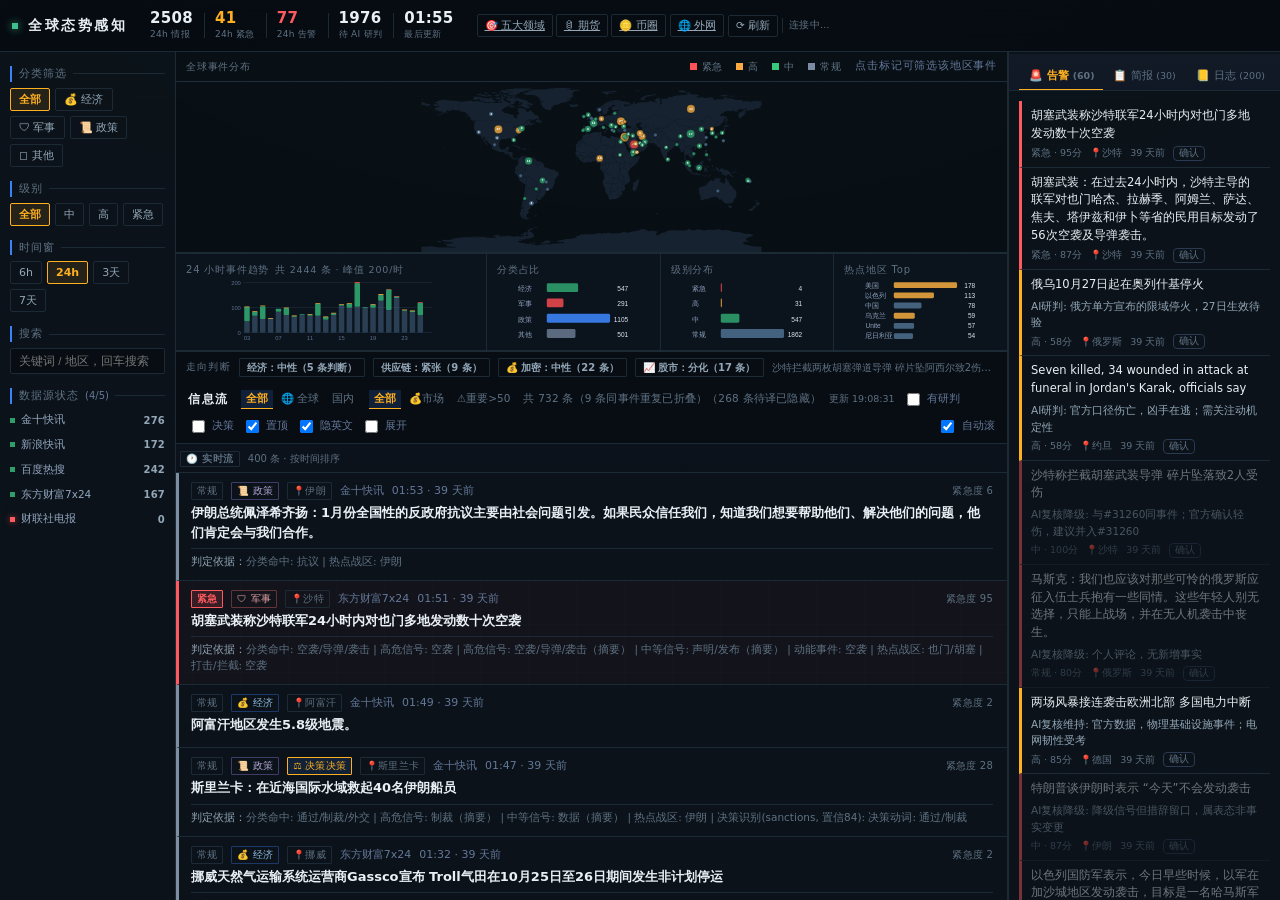
<file: index.html>
<!DOCTYPE html>
<html lang="zh-CN">
<head>
<meta charset="utf-8">
<meta name="viewport" content="width=device-width, initial-scale=1">
<title>全球态势感知 · 实时情报仪表盘</title>
<link rel="stylesheet" href="style.css">
<link rel=stylesheet href=theme-v2.css>
<link rel=stylesheet href=theme-watch.css>
</head>
<body>

<!-- 紧急告警横幅 -->
<div id="alertBanner" class="alert-banner hidden">
  <span class="ab-icon">⚠</span>
  <div class="ab-body">
    <div class="ab-title" id="abTitle"></div>
    <div class="ab-meta" id="abMeta"></div>
  </div>
  <button class="ab-close" onclick="GD.dismissBanner()">✕</button>
</div>

<header class="topbar">
  <div class="brand">
    <span class="dot-live" id="liveDot"></span>
    <h1>全球态势感知</h1>
    <span class="sub">经济 · 军事 · 政策　实时情报聚合</span>
  </div>
  <div class="stats" id="statsBar">
    <div class="stat"><b id="sTotal">-</b><span>24h 情报</span></div>
    <div class="stat warn"><b id="sUrgent">-</b><span>24h 紧急</span></div>
    <div class="stat danger"><b id="sAlerts">-</b><span>24h 告警</span></div>
    <div class="stat"><b id="sPending">-</b><span>待 AI 研判</span></div>
    <div class="stat"><b id="sUpdated">-</b><span>最后更新</span></div>
  </div>
  <div class="tools">
    <span class="asset-nav">
      <a class="lt" href="domains.html" title="五大领域（财经/政策/军事/科技/生物）" target="_blank">🎯 五大领域</a>
      <a class="lt" href="assets.html?class=futures" title="国际期货影响页" target="_blank">🛢 期货</a>
      <a class="lt" href="assets.html?class=crypto" title="币圈影响页" target="_blank">🪙 币圈</a>
      <a class="lt" href="assets.html?class=us" title="美股影响页" target="_blank">🇺🇸 美股</a>
      <a class="lt" href="assets.html?class=cny" title="A股影响页" target="_blank">🇨🇳 A股</a>
    </span>
    <span class="layout-tg">
      <button class="lt" data-layout="dashboard" title="地图+图表+信息流">看板</button>
      <button class="lt active" data-layout="compact2" title="地图缩到 170px，信息流更大">紧凑</button>
      <button class="lt" data-layout="feedonly" title="隐藏地图与图表，信息流占满整列">纯列表</button>
    </span>
    <a id="tunnelLink" class="btn" href="#" target="_blank" rel="noopener" style="display:none" title="外网访问地址（隧道重启会变）">&#127760; 外网</a>
    <span id="srcHealth" class="src-health" title="数据源健康">源 —</span>
    <button id="soundBtn" class="btn on" onclick="GD.toggleSound()">🔔 声音开</button>
    <button class="btn" onclick="GD.refreshAll()">⟳ 刷新</button>
    <span class="conn" id="connState">连接中…</span>
  </div>
</header>

<main class="layout">

  <!-- 左：过滤器 -->
  <aside class="panel left">
    <div class="p-title">分类筛选</div>
    <div class="chips" id="catChips">
      <button class="chip active" data-cat="all">全部</button>
      <button class="chip" data-cat="economy">💰 经济</button>
      <button class="chip" data-cat="military">🛡 军事</button>
      <button class="chip" data-cat="policy">📜 政策</button>
      <button class="chip" data-cat="other">◻ 其他</button>
    </div>

    <div class="p-title">级别</div>
    <div class="chips" id="lvlChips">
      <button class="chip active" data-lvl="">全部</button>
      <button class="chip" data-lvl="medium">中</button>
      <button class="chip" data-lvl="high">高</button>
      <button class="chip" data-lvl="critical">紧急</button>
    </div>

    <div class="p-title">时间窗</div>
    <div class="chips" id="hourChips">
      <button class="chip" data-hours="6">6h</button>
      <button class="chip active" data-hours="24">24h</button>
      <button class="chip" data-hours="72">3天</button>
      <button class="chip" data-hours="168">7天</button>
    </div>

    <div class="p-title">搜索</div>
    <input id="q" class="search" placeholder="关键词 / 地区，回车搜索" onkeydown="if(event.key==='Enter')GD.applyFilters()">

    <div class="p-title">数据源状态 <small id="srcSum"></small></div>
    <div class="src-list" id="srcList"></div>
  </aside>

  <!-- 中：地图 + 信息流 -->
  <section class="panel center">
    <div class="map-wrap">
      <div class="map-head">
        <span>全球事件分布</span>
        <span class="legend">
          <i class="lg critical"></i>紧急
          <i class="lg high"></i>高
          <i class="lg medium"></i>中
          <i class="lg low"></i>常规
        </span>
        <span class="map-hint" id="mapHint">点击标记可筛选该地区事件</span>
      </div>
      <svg id="map" viewBox="0 0 1000 500" preserveAspectRatio="xMidYMid meet"></svg>
      <div id="mapTip" class="map-tip hidden"></div>
    </div>

    <!-- 可视化看板 -->
    <div class="viz">
      <div class="viz-card wide">
        <div class="viz-title">24 小时事件趋势 <span id="vizTrendSum" class="viz-note"></span></div>
        <svg id="chartTrend" class="viz-svg"></svg>
      </div>
      <div class="viz-card">
        <div class="viz-title">分类占比</div>
        <svg id="chartCat" class="viz-svg"></svg>
      </div>
      <div class="viz-card">
        <div class="viz-title">级别分布</div>
        <svg id="chartLvl" class="viz-svg"></svg>
      </div>
      <div class="viz-card">
        <div class="viz-title">热点地区 Top</div>
        <svg id="chartGeo" class="viz-svg"></svg>
      </div>
    </div>

    <!-- 走向判断（经济 + 供应链） -->
    <div class="outlook" id="outlookStrip">
      <span class="ol-h">走向判断</span>
      <span class="ol-chip" id="olEcon">经济：—</span>
      <span class="ol-chip" id="olSc">供应链：—</span>
      <span class="ol-chip" id="olCrypto">💰 加密：—</span>
      <span class="ol-chip" id="olEquity">📈 股市：—</span>
      <span class="ol-note" id="olNote">等待智能体团队给出判断…</span>
    </div>

    <div class="feed-head">
      <span class="fh-title">信息流</span>
      <span class="origin-filter">
        <button class="of active" data-origin="all">全部</button>
        <button class="of" data-origin="global">🌐 全球</button>
        <button class="of" data-origin="domestic">国内</button>
      </span>
      <span class="origin-filter quick-filter">
        <button class="qf active" data-quick="">全部</button>
        <button class="qf" data-quick="mkt">💰市场</button>
        <button class="qf" data-quick="important">⚠重要&gt;50</button>
      </span>
      <span class="feed-count" id="feedCount"></span>
      <span class="feed-stamp" id="feedStamp"></span>
      <label class="onlyai"><input type="checkbox" id="onlyAI"> 有研判</label>
      <label class="onlyai"><input type="checkbox" id="onlyDecision"> 决策</label>
      <label class="onlyai"><input type="checkbox" id="pinImportant" checked> 置顶</label>
      <label class="onlyai"><input type="checkbox" id="hidePending" checked> 隐英文</label>
      <label class="onlyai"><input type="checkbox" id="expandAll"> 展开</label>
      <label class="auto"><input type="checkbox" id="autoScroll" checked> 自动滚</label>
    </div>
    <div class="filter-bar hidden" id="filterBar"></div>
    <div class="feed" id="feed"></div>
  </section>

  <!-- 右：告警 / 简报 / 日志 -->
  <aside class="panel right">
    <div class="tabs">
      <button class="tab active" data-tab="alerts">🚨 告警 <small id="alertCount"></small></button>
      <button class="tab" data-tab="briefs">📋 简报 <small id="briefCount"></small></button>
      <button class="tab" data-tab="ledger">📒 日志 <small id="ledgerCount"></small></button>
    </div>

    <div class="tabpane" id="pane-alerts">
      <div class="alerts" id="alertList"></div>

      <div class="p-title">AI 研判队列</div>
      <div class="queue" id="queueList"></div>
      <div class="hint">
        智能体团队每 30 分钟读取该队列：为每条产出<b>专业研判 + 建议（含置信度）</b>，
        把英文稿译成中文，并识别"已落地的决策"。结论回写到条目、可能升级告警，
        紧急与高级别会记入告警日志。
      </div>
    </div>

    <div class="tabpane hidden" id="pane-briefs">
      <div class="briefs" id="briefList"></div>
    </div>

    <div class="tabpane hidden" id="pane-ledger">
      <div class="hint" style="margin-bottom:8px">
        追加式日志：只记录<b>紧急</b>与<b>高</b>级别事件及其 AI 复核结论。<br>
        文件：<code>logs/alert-ledger.md</code>（可读）与 <code>data/ledger.jsonl</code>（机器可读）
      </div>
      <div class="ledger" id="ledgerList"></div>
    </div>
  </aside>
</main>

<!-- 悬停详情浮层 -->
<div id="detailPop" class="detail-pop hidden"></div>

<script src="world_map.js"></script>
<script src="snapshot-data.js"></script>
<script src="app.js"></script>
<div style="position:fixed;left:8px;bottom:8px;z-index:9;background:rgba(19,29,44,.92);border:1px solid #1e2b3d;border-radius:6px;padding:4px 8px;font-size:11px;color:#7b8ea8">GitHub Pages 静态快照 · 每 10 分钟更新 · 实时版看本机</div></body>
</html>
</file>
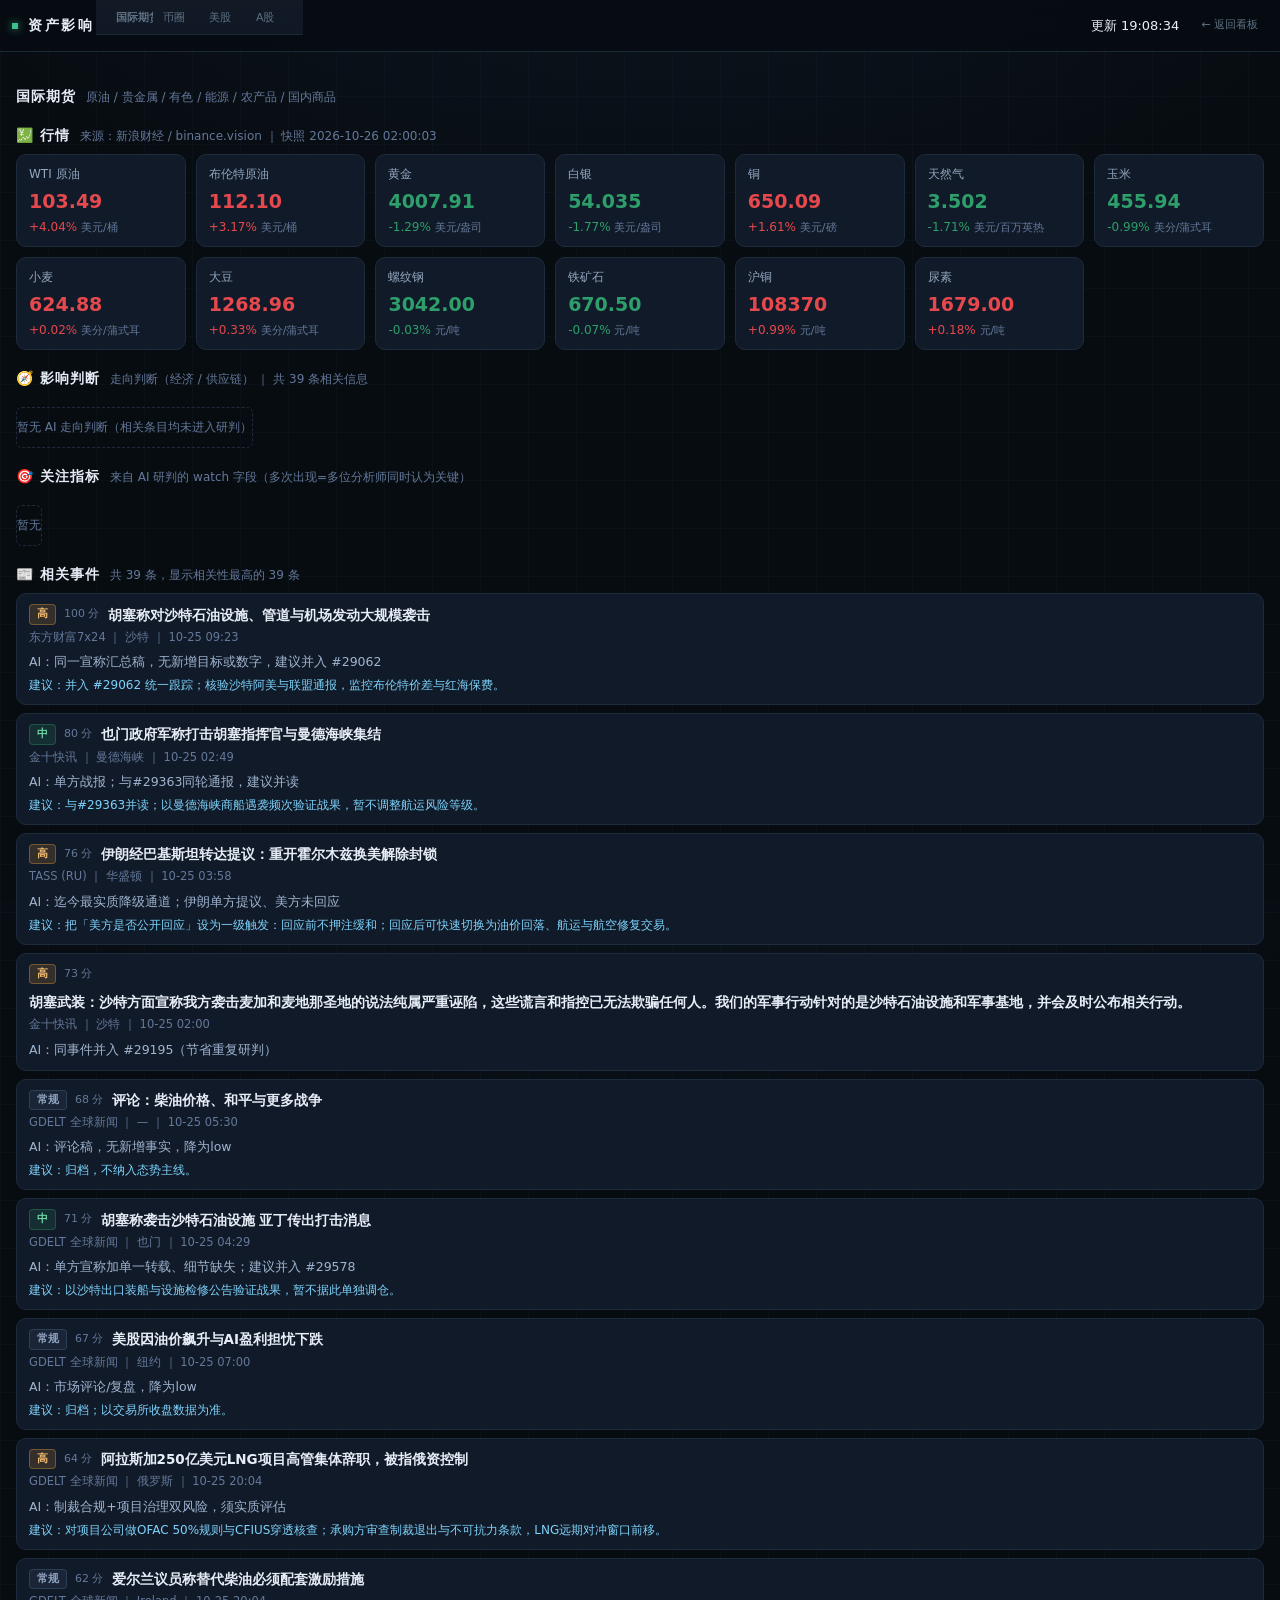
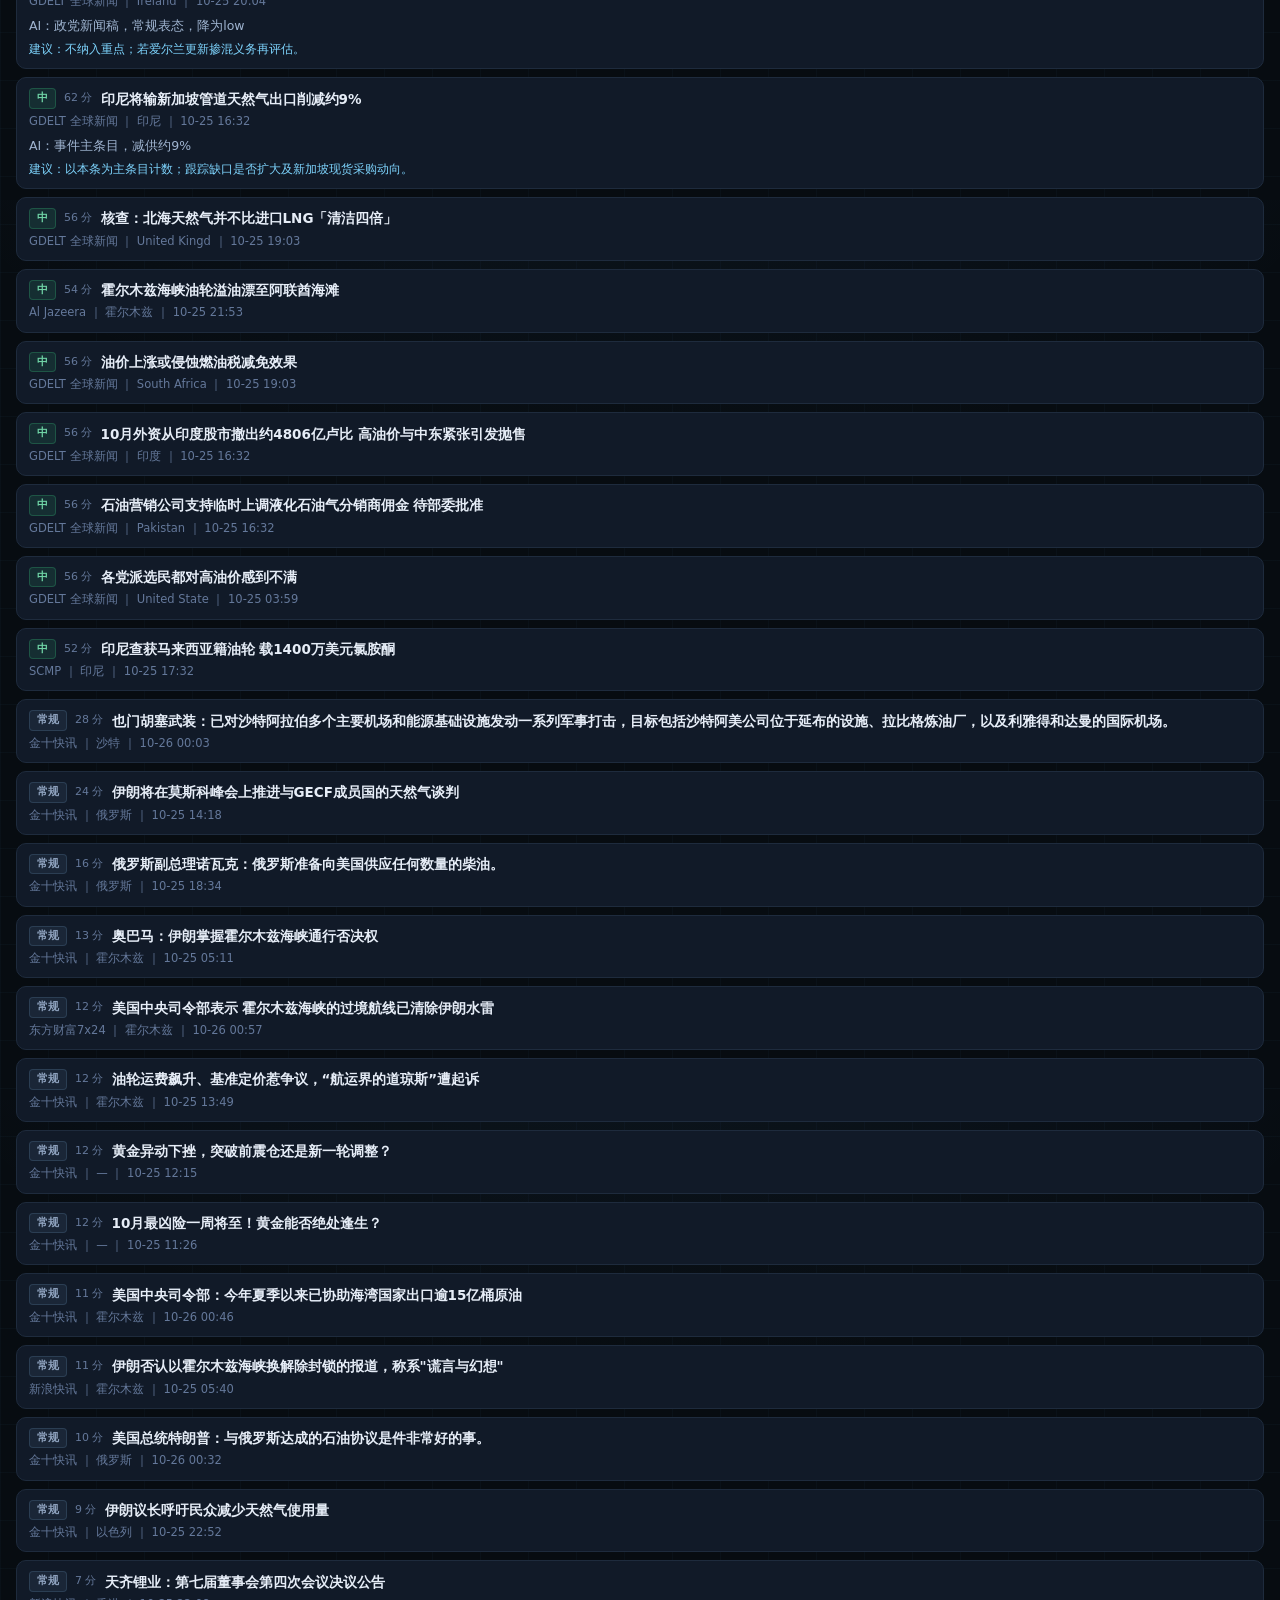
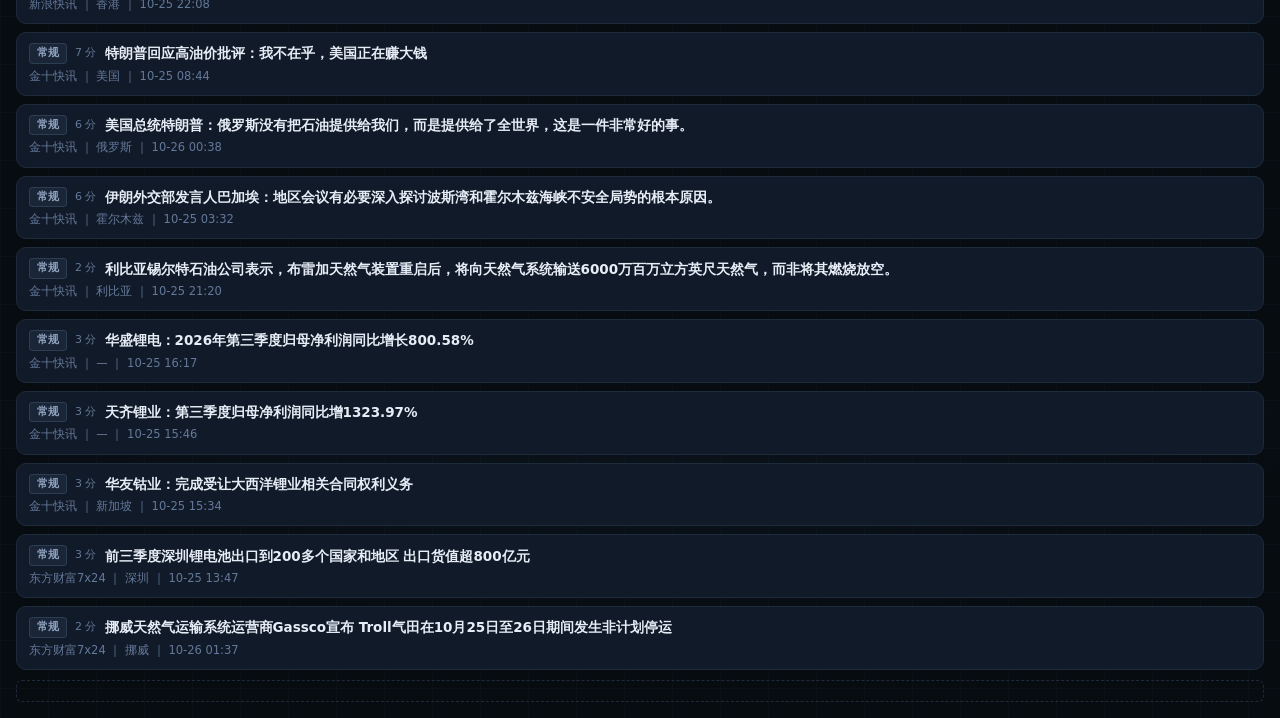
<file: assets.html>
<!DOCTYPE html>
<html lang="zh-CN">
<head>
<meta charset="utf-8">
<meta name="viewport" content="width=device-width, initial-scale=1">
<title>资产影响 · 全球态势感知</title>
<link rel="stylesheet" href="style.css">
<style>
  /* 资产页专用样式（复用主看板的配色变量） */
  body{overflow:auto}
  .wrap{max-width:1280px;margin:0 auto;padding:16px}
  .tabs{display:flex;gap:8px;flex-wrap:wrap}
  .tab{padding:7px 16px;border:1px solid var(--line);border-radius:8px;background:var(--panel);
        color:var(--txt2);text-decoration:none;font-size:13px;transition:.15s}
  .tab:hover{border-color:var(--line2);color:var(--txt)}
  .tab.on{background:linear-gradient(180deg,#1d3350,#16263c);border-color:#3b82f6;color:#dbeafe;font-weight:600}
  .sect{margin:18px 0 8px;display:flex;align-items:center;gap:10px}
  .sect h2{font-size:14px;margin:0;letter-spacing:1px;color:var(--txt)}
  .sect .note{color:var(--txt3);font-size:12px}
  .grid{display:grid;grid-template-columns:repeat(auto-fill,minmax(150px,1fr));gap:10px}
  .q{background:var(--panel);border:1px solid var(--line);border-radius:10px;padding:10px 12px}
  .q .n{color:var(--txt2);font-size:12px;display:flex;justify-content:space-between;gap:6px}
  .q .p{font-size:19px;font-weight:700;margin-top:4px;font-variant-numeric:tabular-nums}
  .q .c{font-size:12px;margin-top:2px;font-variant-numeric:tabular-nums}
  .q .u{color:var(--txt3);font-size:11px}
  .up{color:#e5484d}     /* 中国市场惯例：红涨 */
  .down{color:#2e9e6b}   /* 绿跌 */
  .flat{color:var(--txt2)}
  .chips{display:flex;gap:8px;flex-wrap:wrap}
  .chip{padding:4px 10px;border-radius:999px;border:1px solid var(--line);background:var(--panel2);
        font-size:12px;color:var(--txt2)}
  .chip b{color:var(--txt)}
  .ev{background:var(--panel);border:1px solid var(--line);border-radius:10px;padding:10px 12px;margin-bottom:8px}
  .ev .h{display:flex;align-items:center;gap:8px;flex-wrap:wrap}
  .ev .t{font-size:13.5px;color:var(--txt);font-weight:600;text-decoration:none}
  .ev .t:hover{color:#7dd3fc}
  .ev .meta{color:var(--txt3);font-size:11.5px;margin-top:4px}
  .ev .ai{color:#9fb4d0;font-size:12.5px;margin-top:6px;line-height:1.6}
  .ev .act{color:#7dd3fc;font-size:12px;margin-top:4px}
  .lv{padding:1px 7px;border-radius:4px;font-size:11px;font-weight:700}
  .lv-critical{background:rgba(229,72,77,.18);color:#ff8a8d;border:1px solid rgba(229,72,77,.4)}
  .lv-high{background:rgba(232,163,61,.16);color:#f0bb72;border:1px solid rgba(232,163,61,.35)}
  .lv-medium{background:rgba(46,158,107,.16);color:#6fd3a5;border:1px solid rgba(46,158,107,.35)}
  .lv-low{background:rgba(74,107,138,.16);color:#8fa3bf;border:1px solid rgba(74,107,138,.35)}
  .sc{color:var(--txt3);font-size:11px}
  .hint{color:var(--txt3);font-size:12px;padding:10px 0}
  .err{color:#ff8a8d;font-size:12px}
</style>
<link rel=stylesheet href=theme-v2.css>
<link rel=stylesheet href=theme-watch.css>
<script src="snapshot-data.js"></script>
</head>
<body>
<header class="topbar">
  <div class="brand">
    <span class="dot-live"></span>
    <h1>资产影响</h1>
    <span class="sub">情报 → 影响 → 价格</span>
  </div>
  <div class="tabs" id="tabs"></div>
  <div style="margin-left:auto;display:flex;gap:12px;align-items:center">
    <span class="sub" id="stamp"></span>
    <a class="tab" href="/">← 返回看板</a>
  </div>
</header>

<div class="wrap">
  <div class="sect"><h2 id="viewName">加载中</h2><span class="note" id="viewDesc"></span></div>

  <div class="sect"><h2>💹 行情</h2><span class="note" id="quoteNote"></span></div>
  <div class="grid" id="quotes"></div>

  <div class="sect"><h2>🧭 影响判断</h2><span class="note" id="dirNote"></span></div>
  <div class="chips" id="dirs"></div>
  <div class="sect"><h2>🎯 关注指标</h2><span class="note">来自 AI 研判的 watch 字段（多次出现=多位分析师同时认为关键）</span></div>
  <div class="chips" id="watch"></div>

  <div class="sect"><h2>📰 相关事件</h2><span class="note" id="evNote"></span></div>
  <div id="events"></div>
  <div class="hint" id="hint"></div>
</div>

<script>
(function () {
  var CLS = [
    ['futures', '国际期货'], ['crypto', '币圈'], ['us', '美股'], ['cny', 'A股']
  ];
  var cur = 'futures';
  var LV = { critical: '紧急', high: '高', medium: '中', low: '常规' };

  function esc(s) {
    return String(s == null ? '' : s).replace(/[&<>"']/g, function (c) {
      return { '&': '&amp;', '<': '&lt;', '>': '&gt;', '"': '&quot;', "'": '&#39;' }[c];
    });
  }
  function pct(v) {
    if (v == null || isNaN(v)) return '';
    var s = (v > 0 ? '+' : '') + Number(v).toFixed(2) + '%';
    return s;
  }
  function cls(v) {
    if (v == null || isNaN(v) || Math.abs(v) < 0.005) return 'flat';
    return v > 0 ? 'up' : 'down';
  }
  function fmtPrice(v) {
    if (v == null || isNaN(v)) return '-';
    if (v >= 10000) return Number(v).toFixed(0);
    if (v >= 100) return Number(v).toFixed(2);
    return Number(v).toFixed(3);
  }

  function renderTabs() {
    document.getElementById('tabs').innerHTML = CLS.map(function (c) {
      return '<a class="tab' + (c[0] === cur ? ' on' : '') + '" href="?class=' + c[0] + '">' + c[1] + '</a>';
    }).join('');
  }

  function renderQuotes(list, ts) {
    var host = document.getElementById('quotes');
    if (!list || !list.length) {
      host.innerHTML = '<div class="hint">行情暂不可用（数据源无响应）</div>';
      return;
    }
    document.getElementById('quoteNote').textContent = '来源：新浪财经 / binance.vision ｜ 快照 ' + (ts || '');
    host.innerHTML = list.map(function (q) {
      var c = cls(q.chg_pct);
      return '<div class="q"><div class="n"><span>' + esc(q.name) + '</span></div>' +
        '<div class="p ' + c + '">' + fmtPrice(q.price) + '</div>' +
        '<div class="c ' + c + '">' + pct(q.chg_pct) + ' <span class="u">' + esc(q.unit || '') + '</span></div></div>';
    }).join('');
  }

  function renderDirs(dirs, label, total) {
    var host = document.getElementById('dirs');
    var keys = Object.keys(dirs || {});
    document.getElementById('dirNote').textContent = label + ' ｜ 共 ' + (total || 0) + ' 条相关信息';
    if (!keys.length) { host.innerHTML = '<div class="hint">暂无 AI 走向判断（相关条目均未进入研判）</div>'; return; }
    host.innerHTML = keys.map(function (k) {
      return '<span class="chip">' + esc(k) + ' <b>' + dirs[k] + '</b></span>';
    }).join('');
  }

  function renderWatch(list) {
    var host = document.getElementById('watch');
    if (!list || !list.length) { host.innerHTML = '<div class="hint">暂无</div>'; return; }
    host.innerHTML = list.map(function (w) {
      return '<span class="chip">' + esc(w.name) + (w.count > 1 ? ' <b>×' + w.count + '</b>' : '') + '</span>';
    }).join('');
  }

  function renderEvents(events, total) {
    var host = document.getElementById('events');
    document.getElementById('evNote').textContent = '共 ' + (total || 0) + ' 条，显示相关性最高的 ' + (events || []).length + ' 条';
    if (!events || !events.length) {
      host.innerHTML = '<div class="hint">过去 24 小时没有与本品类相关的情报。</div>';
      return;
    }
    host.innerHTML = events.map(function (e) {
      var lv = e.llm_level || e.level || 'low';
      var title = e.title_zh || e.title || '';
      var link = e.url && /^https?:/.test(e.url);
      var t = link ? '<a class="t" href="' + esc(e.url) + '" target="_blank" rel="noopener">' + esc(title) + '</a>'
                   : '<span class="t">' + esc(title) + '</span>';
      var ai = e.llm_note ? '<div class="ai">AI：' + esc(e.llm_note) + '</div>'
        : (e.llm_analysis ? '<div class="ai">' + esc(String(e.llm_analysis).slice(0, 160)) + '…</div>' : '');
      var act = e.llm_action ? '<div class="act">建议：' + esc(String(e.llm_action).slice(0, 90)) + '</div>' : '';
      return '<div class="ev"><div class="h"><span class="lv lv-' + esc(lv) + '">' + (LV[lv] || lv) + '</span>' +
        '<span class="sc">' + (e.score || 0) + ' 分</span>' + t + '</div>' +
        '<div class="meta">' + esc(e.source_name || '') + ' ｜ ' + esc(e.geo_name || '—') +
        ' ｜ ' + esc((e.fetched_at || '').slice(5, 16)) + '</div>' + ai + act + '</div>';
    }).join('');
  }

  function load() {
    var q = new URLSearchParams(location.search);
    cur = q.get('class') || 'futures';
    renderTabs();
    fetch('/api/assets?class=' + encodeURIComponent(cur) + '&hours=24&limit=40')
      .then(function (r) { return r.json(); })
      .then(function (d) {
        if (!d.ok) throw new Error(d.error || 'api error');
        var v = d.view;
        document.getElementById('viewName').textContent = v.name;
        document.getElementById('viewDesc').textContent = v.desc;
        document.title = v.name + '影响 · 全球态势感知';
        renderQuotes(v.quotes, v.quotes_ts);
        renderDirs(v.directions, v.label, v.total);
        renderWatch(v.watch);
        renderEvents(v.events, v.total);
        document.getElementById('stamp').textContent = '更新 ' + new Date().toLocaleTimeString('zh-CN', { hour12: false });
        var hint = document.getElementById('hint');
        if (cur === 'crypto') {
          hint.textContent = '说明：本机数据源对币圈覆盖有限（24 小时相关条目通常个位数），行情部分为实时、事件部分偏少。如需补强，建议接入加密垂直 RSS。';
        } else { hint.textContent = ''; }
        if ((v.quote_errors || []).length) {
          hint.className = 'err';
          hint.textContent = '部分行情源异常：' + v.quote_errors.join('；');
        }
      })
      .catch(function (e) {
        document.getElementById('events').innerHTML = '<div class="err">加载失败：' + esc(e.message) + '</div>';
      });
  }

  load();
  setInterval(load, 60000);
})();
</script>
<div style="position:fixed;left:8px;bottom:8px;z-index:9;background:rgba(19,29,44,.92);border:1px solid #1e2b3d;border-radius:6px;padding:4px 8px;font-size:11px;color:#7b8ea8">GitHub Pages 静态快照 · 每 10 分钟更新 · 实时版看本机</div></body>
</html>
</file>
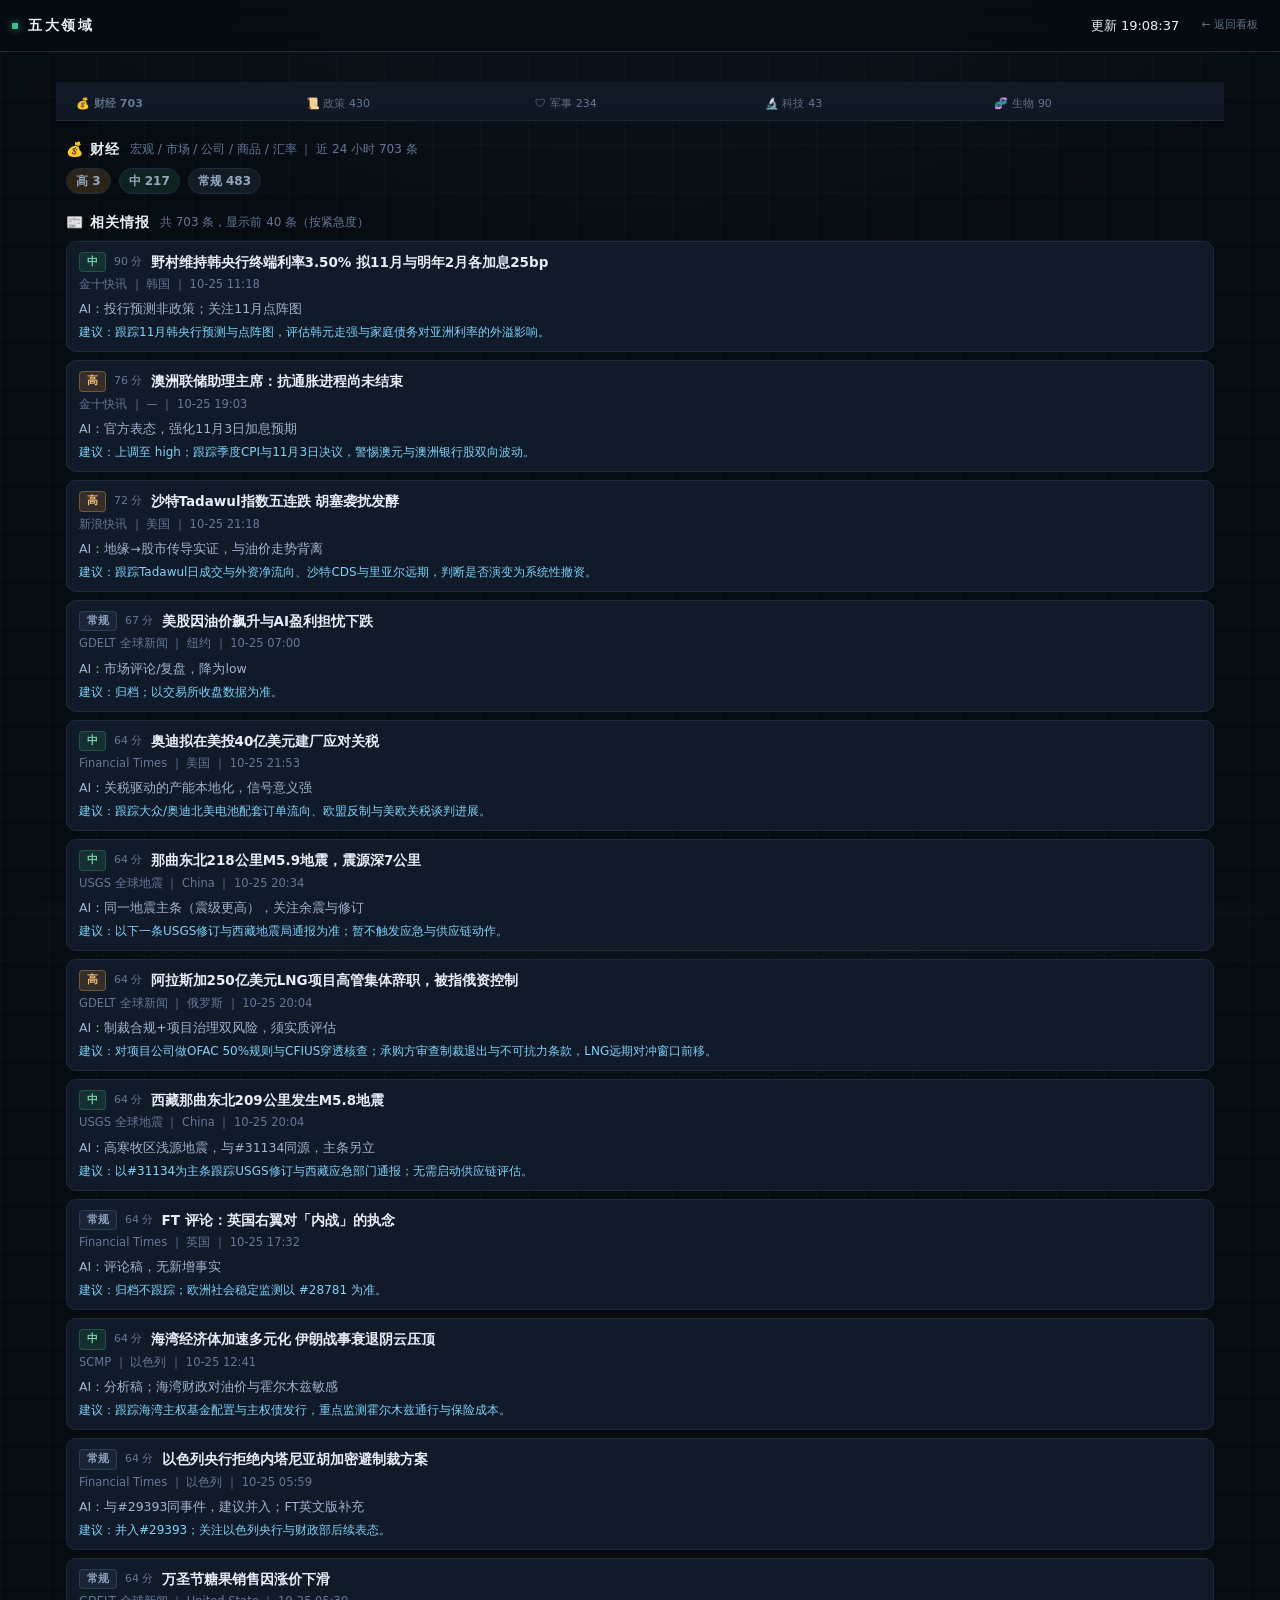
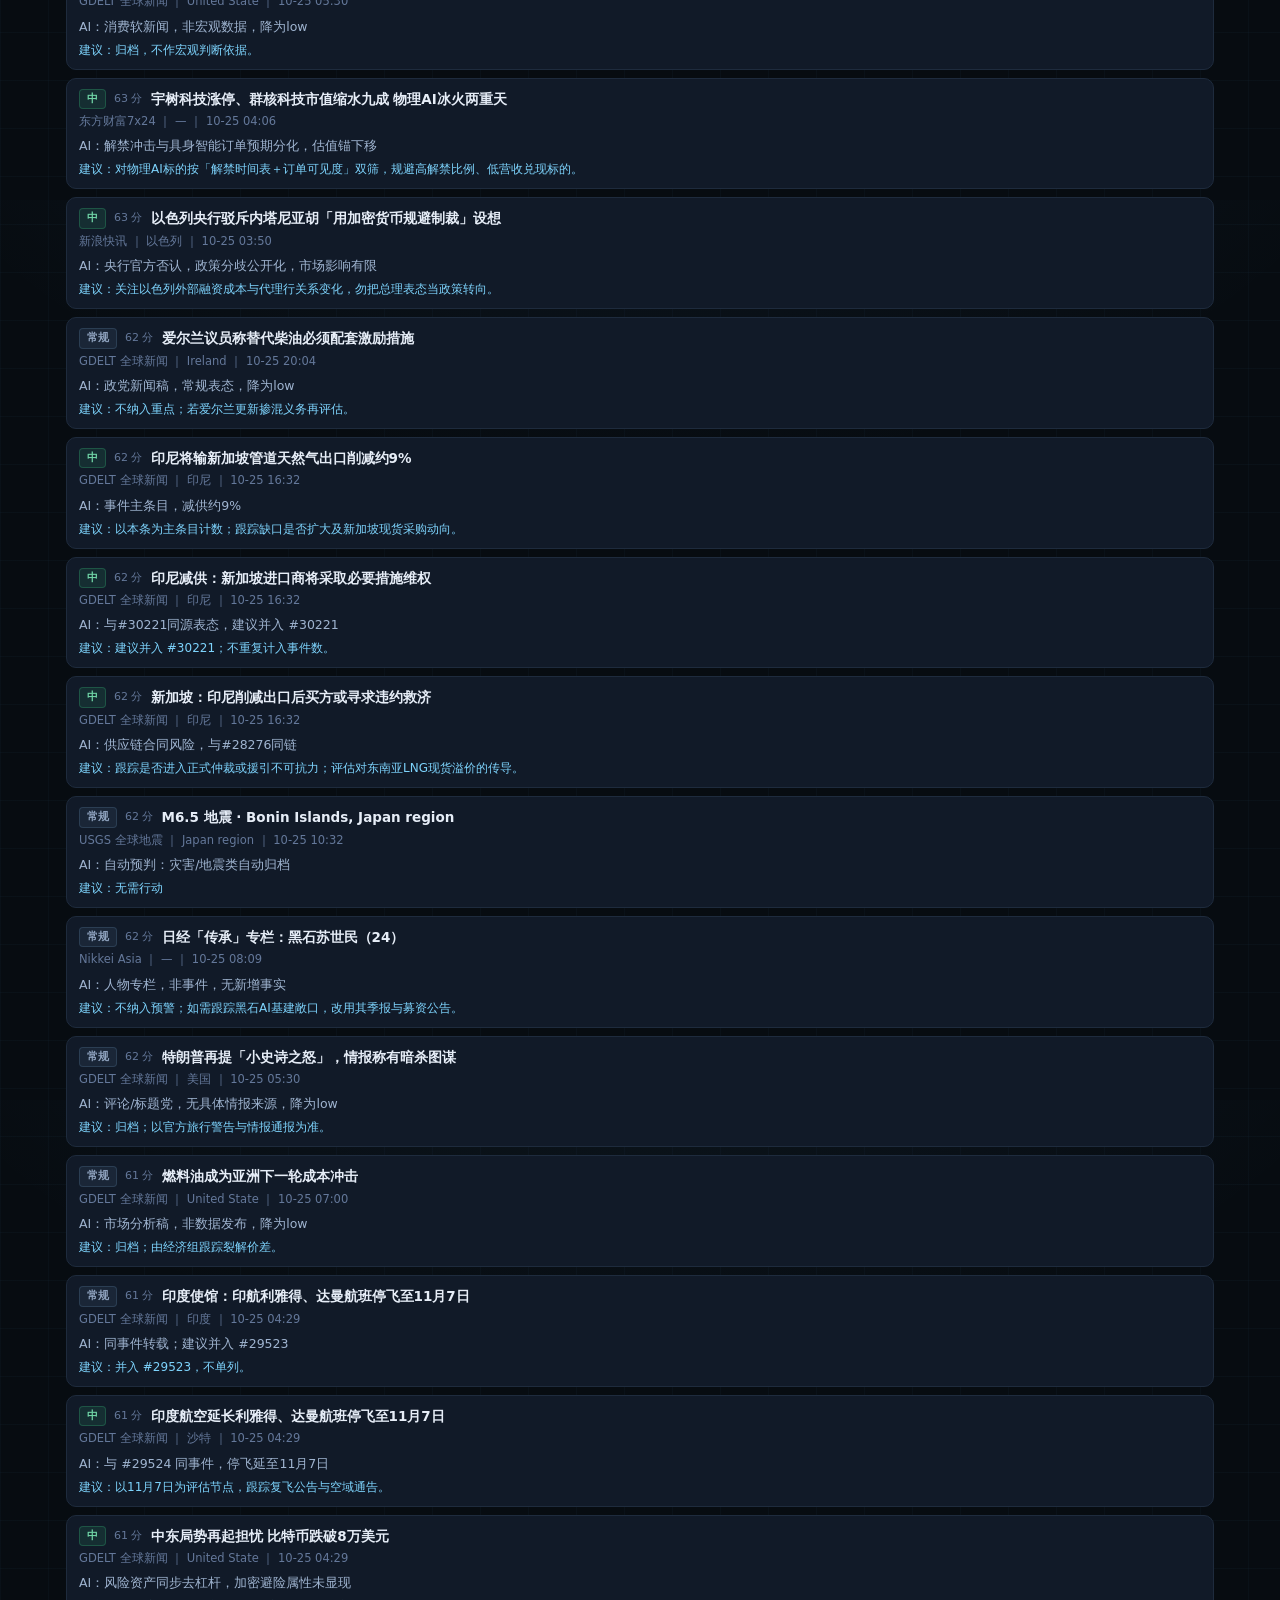
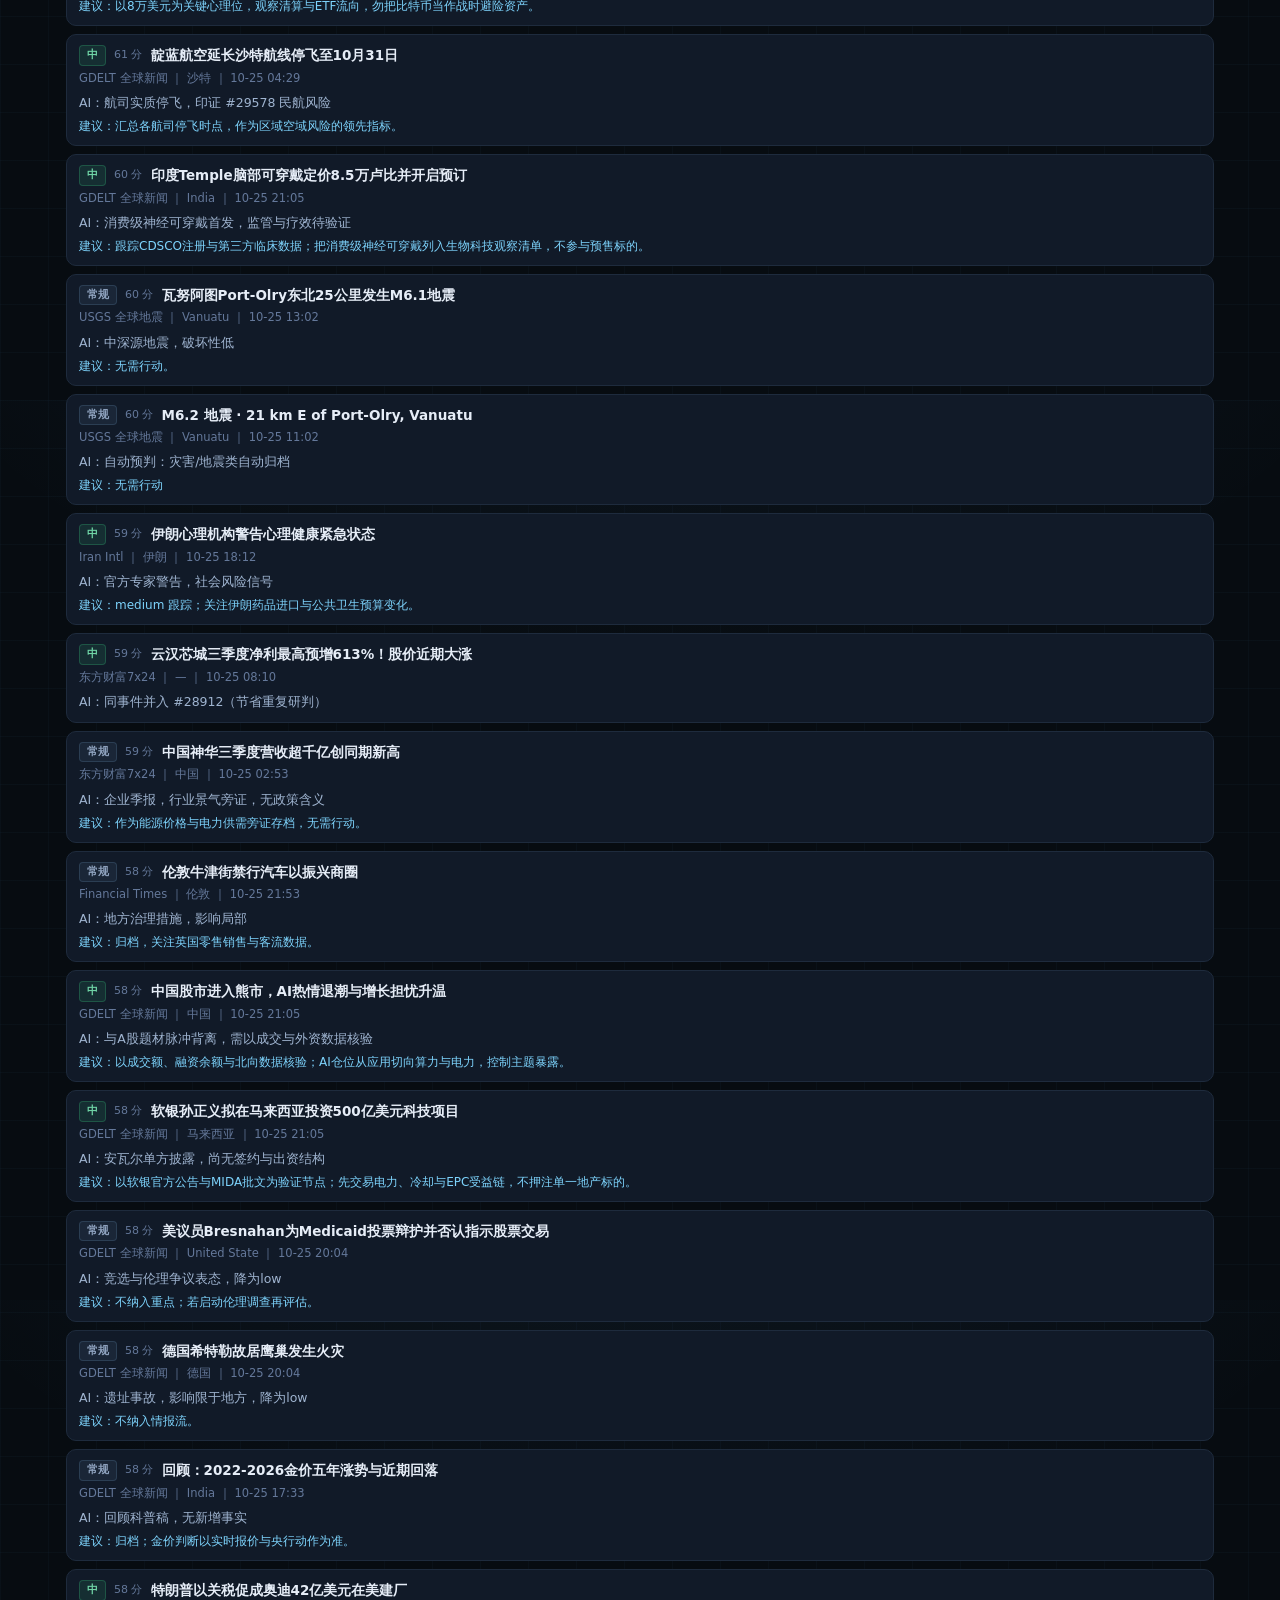
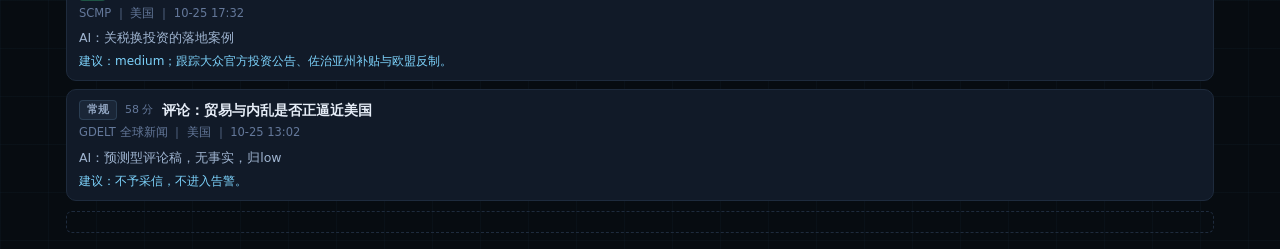
<file: domains.html>
<!DOCTYPE html>
<html lang="zh-CN">
<head>
<meta charset="utf-8">
<meta name="viewport" content="width=device-width, initial-scale=1">
<title>五大领域 · 全球态势感知</title>
<link rel="stylesheet" href="style.css">
<style>
  body{overflow:auto}
  .wrap{max-width:1180px;margin:0 auto;padding:16px}
  .tabs{display:flex;gap:8px;flex-wrap:wrap}
  .tab{padding:7px 16px;border:1px solid var(--line);border-radius:8px;background:var(--panel);
       color:var(--txt2);text-decoration:none;font-size:13px}
  .tab:hover{border-color:var(--line2);color:var(--txt)}
  .tab.on{background:linear-gradient(180deg,#1d3350,#16263c);border-color:#3b82f6;color:#dbeafe;font-weight:600}
  .tab .n{color:var(--txt3);font-size:11px;margin-left:4px}
  .sect{margin:18px 0 8px;display:flex;align-items:center;gap:10px}
  .sect h2{font-size:14px;margin:0;letter-spacing:1px}
  .sect .note{color:var(--txt3);font-size:12px}
  .ev{background:var(--panel);border:1px solid var(--line);border-radius:10px;padding:10px 12px;margin-bottom:8px}
  .ev .h{display:flex;align-items:center;gap:8px;flex-wrap:wrap}
  .ev .t{font-size:13.5px;font-weight:600;color:var(--txt);text-decoration:none}
  .ev .t:hover{color:#7dd3fc}
  .ev .meta{color:var(--txt3);font-size:11.5px;margin-top:4px}
  .ev .ai{color:#9fb4d0;font-size:12.5px;margin-top:6px;line-height:1.6}
  .ev .act{color:#7dd3fc;font-size:12px;margin-top:4px}
  .lv{padding:1px 7px;border-radius:4px;font-size:11px;font-weight:700}
  .lv-critical{background:rgba(229,72,77,.18);color:#ff8a8d;border:1px solid rgba(229,72,77,.4)}
  .lv-high{background:rgba(232,163,61,.16);color:#f0bb72;border:1px solid rgba(232,163,61,.35)}
  .lv-medium{background:rgba(46,158,107,.16);color:#6fd3a5;border:1px solid rgba(46,158,107,.35)}
  .lv-low{background:rgba(74,107,138,.16);color:#8fa3bf;border:1px solid rgba(74,107,138,.35)}
  .sc{color:var(--txt3);font-size:11px}
  .hint{color:var(--txt3);font-size:12px;padding:10px 0}
  .lvtags{display:flex;gap:8px;flex-wrap:wrap;margin:6px 0 2px}
  .lvtags span{padding:3px 9px;border-radius:999px;border:1px solid var(--line);font-size:12px;color:var(--txt2)}
</style>
<link rel=stylesheet href=theme-v2.css>
<link rel=stylesheet href=theme-watch.css>
<script src="snapshot-data.js"></script>
</head>
<body>
<header class="topbar">
  <div class="brand"><span class="dot-live"></span><h1>五大领域</h1><span class="sub">财经 · 政策 · 军事 · 科技 · 生物</span></div>
  <div style="margin-left:auto;display:flex;gap:12px;align-items:center">
    <span class="sub" id="stamp"></span>
    <a class="tab" href="/">← 返回看板</a>
  </div>
</header>
<div class="wrap">
  <div class="tabs" id="tabs" style="margin-top:14px"></div>
  <div class="sect"><h2 id="vName">加载中</h2><span class="note" id="vDesc"></span></div>
  <div class="lvtags" id="lvTags"></div>
  <div class="sect"><h2>📰 相关情报</h2><span class="note" id="evNote"></span></div>
  <div id="events"></div>
  <div class="hint" id="hint"></div>
</div>
<script>
(function () {
  var ORDER = ['finance', 'policy', 'military', 'tech', 'bio'];
  var NAME = { finance: '💰 财经', policy: '📜 政策', military: '🛡 军事', tech: '🔬 科技', bio: '🧬 生物' };
  var cur = 'finance', counts = {};
  var LV = { critical: '紧急', high: '高', medium: '中', low: '常规' };
  function esc(s){return String(s==null?'':s).replace(/[&<>"']/g,function(c){return {'&':'&amp;','<':'&lt;','>':'&gt;','"':'&quot;',"'":'&#39;'}[c];});}

  function renderTabs() {
    document.getElementById('tabs').innerHTML = ORDER.map(function (d) {
      var n = counts[d] ? counts[d].total : '';
      return '<a class="tab' + (d === cur ? ' on' : '') + '" href="?domain=' + d + '">' +
        NAME[d] + (n !== '' ? '<span class="n">' + n + '</span>' : '') + '</a>';
    }).join('');
  }
  function renderEvents(v) {
    document.getElementById('vName').textContent = v.name;
    document.getElementById('vDesc').textContent = v.desc + ' ｜ 近 ' + v.hours + ' 小时 ' + v.total + ' 条';
    var lv = v.levels || {};
    document.getElementById('lvTags').innerHTML = ['critical','high','medium','low'].filter(function(k){return lv[k];})
      .map(function (k) { return '<span class="lv lv-' + k + '">' + LV[k] + ' ' + lv[k] + '</span>'; }).join('');
    document.getElementById('evNote').textContent = '共 ' + v.total + ' 条，显示前 ' + v.events.length + ' 条（按紧急度）';
    var host = document.getElementById('events');
    if (!v.events.length) { host.innerHTML = '<div class="hint">近 24 小时该领域暂无相关情报。</div>'; return; }
    host.innerHTML = v.events.map(function (e) {
      var level = e.llm_level || e.level || 'low';
      var title = e.title_zh || e.title || '';
      var t = (e.url && /^https?:/.test(e.url))
        ? '<a class="t" href="' + esc(e.url) + '" target="_blank" rel="noopener">' + esc(title) + '</a>'
        : '<span class="t">' + esc(title) + '</span>';
      var ai = e.llm_note ? '<div class="ai">AI：' + esc(e.llm_note) + '</div>'
        : (e.llm_analysis ? '<div class="ai">' + esc(String(e.llm_analysis).slice(0, 150)) + '…</div>' : '');
      var act = e.llm_action ? '<div class="act">建议：' + esc(String(e.llm_action).slice(0, 80)) + '</div>' : '';
      return '<div class="ev"><div class="h"><span class="lv lv-' + esc(level) + '">' + (LV[level] || level) + '</span>' +
        '<span class="sc">' + (e.score || 0) + ' 分</span>' + t + '</div>' +
        '<div class="meta">' + esc(e.source_name || '') + ' ｜ ' + esc(e.geo_name || '—') + ' ｜ ' +
        esc((e.fetched_at || '').slice(5, 16)) + '</div>' + ai + act + '</div>';
    }).join('');
  }
  function load() {
    var q = new URLSearchParams(location.search);
    cur = q.get('domain') || 'finance';
    fetch('/api/domains?hours=24').then(function (r) { return r.json(); }).then(function (d) {
      if (d.ok) { counts = d.counts || {}; renderTabs(); }
    }).catch(function(){});
    fetch('/api/domains?domain=' + encodeURIComponent(cur) + '&hours=24&limit=40')
      .then(function (r) { return r.json(); })
      .then(function (d) {
        if (!d.ok) throw new Error(d.error || 'api error');
        renderTabs(); renderEvents(d.view);
        document.getElementById('stamp').textContent = '更新 ' + new Date().toLocaleTimeString('zh-CN', { hour12: false });
      })
      .catch(function (e) {
        document.getElementById('events').innerHTML = '<div class="hint">加载失败：' + esc(e.message) + '</div>';
      });
  }
  load();
  setInterval(load, 120000);
})();
</script>
<div style="position:fixed;left:8px;bottom:8px;z-index:9;background:rgba(19,29,44,.92);border:1px solid #1e2b3d;border-radius:6px;padding:4px 8px;font-size:11px;color:#7b8ea8">GitHub Pages 静态快照 · 每 10 分钟更新 · 实时版看本机</div></body>
</html>
</file>
<file: style.css>
:root{
  --bg:#0a0e14; --bg2:#0f1520; --panel:#121a26; --panel2:#16202e;
  --line:#22304a; --line2:#2c3e5c;
  --txt:#dbe6f5; --txt2:#8fa3bf; --txt3:#5f7391;
  --low:#4a6b8a; --medium:#2e9e6b; --high:#e8a33d; --critical:#e5484d;
  --accent:#3b82f6; --accent2:#22d3ee;
}
*{box-sizing:border-box}
html,body{margin:0;padding:0;height:100%}
body{
  background:radial-gradient(1200px 700px at 50% -10%,#132133 0%,var(--bg) 60%);
  color:var(--txt);font:13px/1.5 "Microsoft YaHei","Segoe UI",system-ui,sans-serif;
  overflow:hidden;
}
button{font-family:inherit;cursor:pointer}
.hidden{display:none !important}

/* ---------- 顶部 ---------- */
.topbar{
  display:flex;align-items:center;gap:18px;padding:10px 16px;
  background:linear-gradient(180deg,#111a28,#0d141e);
  border-bottom:1px solid var(--line);height:60px;
}
.brand{display:flex;align-items:center;gap:10px;min-width:280px}
.brand h1{font-size:17px;margin:0;letter-spacing:2px;
  background:linear-gradient(90deg,#7dd3fc,#a78bfa);-webkit-background-clip:text;
  background-clip:text;color:transparent;font-weight:700}
.brand .sub{color:var(--txt2);font-size:11px}
.dot-live{width:9px;height:9px;border-radius:50%;background:#2e9e6b;
  box-shadow:0 0 0 0 rgba(46,158,107,.7);animation:pulse 2s infinite}
.dot-live.off{background:#e5484d;animation:none}
@keyframes pulse{0%{box-shadow:0 0 0 0 rgba(46,158,107,.6)}70%{box-shadow:0 0 0 9px rgba(46,158,107,0)}100%{box-shadow:0 0 0 0 rgba(46,158,107,0)}}

.stats{display:flex;gap:8px;flex:1;justify-content:center}
.stat{background:var(--panel);border:1px solid var(--line);border-radius:8px;
  padding:4px 12px;text-align:center;min-width:84px}
.stat b{display:block;font-size:16px;color:var(--accent2);line-height:1.2}
.stat span{font-size:10px;color:var(--txt2)}
.stat.warn b{color:var(--high)} .stat.danger b{color:var(--critical)}

.tools{display:flex;align-items:center;gap:8px}
.btn{background:var(--panel2);color:var(--txt);border:1px solid var(--line2);
  border-radius:6px;padding:5px 10px;font-size:12px}
.btn:hover{border-color:var(--accent);color:#fff}
.btn.on{border-color:#2e9e6b;color:#7ee2b8}
.conn{font-size:11px;color:var(--txt2);min-width:64px;text-align:right}
.conn.ok{color:#7ee2b8} .conn.bad{color:var(--critical)}

/* ---------- 布局 ---------- */
.layout{display:grid;grid-template-columns:230px 1fr 320px;gap:10px;
  padding:10px;height:calc(100% - 60px)}
.panel{background:linear-gradient(180deg,var(--panel),#0e1621);
  border:1px solid var(--line);border-radius:10px;overflow:hidden;
  display:flex;flex-direction:column;min-height:0}
.left,.right{padding:10px;overflow-y:auto}
.center{display:flex;flex-direction:column}
.p-title{font-size:11px;letter-spacing:1px;color:var(--txt2);margin:12px 0 6px;
  text-transform:uppercase;border-left:2px solid var(--accent);padding-left:7px}
.p-title:first-child{margin-top:0}
.p-title small{color:var(--txt3);text-transform:none;letter-spacing:0}
.danger-title{border-left-color:var(--critical);color:#ffb4b6}

/* ---------- 过滤器 ---------- */
.chips{display:flex;flex-wrap:wrap;gap:5px}
.chip{background:var(--panel2);border:1px solid var(--line);color:var(--txt2);
  border-radius:14px;padding:3px 10px;font-size:12px}
.chip:hover{border-color:var(--line2);color:var(--txt)}
.chip.active{background:#1c3350;border-color:var(--accent);color:#cfe6ff}
.search{width:100%;background:#0c131c;border:1px solid var(--line);border-radius:6px;
  color:var(--txt);padding:6px 8px;font-size:12px;outline:none}
.search:focus{border-color:var(--accent)}

.src-list{display:flex;flex-direction:column;gap:4px}
.src-row{display:flex;align-items:center;gap:6px;font-size:11.5px;color:var(--txt2)}
.src-row .nm{flex:1;overflow:hidden;text-overflow:ellipsis;white-space:nowrap}
.src-row .ct{color:var(--accent2)}
.src-row .st{width:7px;height:7px;border-radius:50%;background:#2e9e6b;flex:none}
.src-row .st.bad{background:var(--critical)}

/* ---------- 布局密度切换（把纵向空间让给信息流） ---------- */
.layout-tg{display:inline-flex;gap:2px;margin-right:6px}
.lt{background:#131c2b;border:1px solid var(--line);color:var(--txt3);
  font-size:10.5px;padding:3px 9px;border-radius:4px;cursor:pointer}
.lt:hover{color:var(--txt);border-color:#33507a}
.lt.active{background:#0e2f3a;border-color:#16505e;color:#5eead4;font-weight:700}

body.layout-compact2 #map{height:170px}
body.layout-compact2 .viz-svg{height:64px}
body.layout-feedonly .map-wrap{display:none}
body.layout-feedonly .viz{display:none}

/* ---------- 地图 ---------- */
.map-wrap{position:relative;border-bottom:1px solid var(--line);
  background:radial-gradient(700px 400px at 50% 40%,#0e1a2a,#0a1018);flex:none}
.map-head{display:flex;align-items:center;gap:14px;padding:7px 12px;font-size:12px;
  color:var(--txt2);border-bottom:1px solid var(--line)}
.legend{display:flex;align-items:center;gap:5px;margin-left:auto}
.lg{width:8px;height:8px;border-radius:50%;display:inline-block;margin-left:8px}
.lg.critical{background:var(--critical)} .lg.high{background:var(--high)}
.lg.medium{background:var(--medium)} .lg.low{background:var(--low)}
.map-hint{color:var(--txt3);font-size:11px}
#map{display:block;width:100%;height:300px}
#map path{fill:#16222f;stroke:#24384f;stroke-width:.4;transition:fill .2s}
#map path:hover{fill:#1e3348}
#map path.hit{fill:#2a3f57;stroke:var(--accent2)}
.mk{cursor:pointer}
.mk circle.core{stroke:#0a0e14;stroke-width:.8}
.mk text{font-size:8px;fill:#fff;font-weight:700;text-anchor:middle;pointer-events:none}
.map-tip{position:absolute;background:#0b121b;border:1px solid var(--line2);
  border-radius:6px;padding:6px 9px;font-size:11px;color:var(--txt);
  pointer-events:none;max-width:280px;z-index:20;box-shadow:0 6px 20px #000a}

/* ---------- 可视化看板 ---------- */
.viz{display:flex;gap:8px;padding:8px 10px;border-bottom:1px solid var(--line);
  background:#0b131c;flex:none}
.viz-card{flex:1 1 0;min-width:0;background:#0e1620;border:1px solid var(--line);
  border-radius:7px;padding:5px 8px 3px}
.viz-card.wide{flex:1.9 1 0}
.viz-title{font-size:10.5px;color:var(--txt2);letter-spacing:.5px;margin-bottom:1px;
  display:flex;align-items:baseline;gap:6px;white-space:nowrap;overflow:hidden}
.viz-note{color:var(--accent2);font-size:10px}
.viz-svg{display:block;width:100%;height:88px}

/* ---------- 信息流 ---------- */
.feed-head{display:flex;align-items:center;gap:10px;padding:7px 12px;
  border-bottom:1px solid var(--line);font-size:12px;color:var(--txt2)}
.feed-count{color:var(--accent2)}
/* 筛选状态条：让"结果为什么是空的"一眼可见 */
.filter-bar{display:flex;align-items:center;gap:6px;flex-wrap:wrap;padding:6px 10px;
  border-bottom:1px solid var(--line);background:#0d1520;font-size:11px;color:var(--txt2)}
.fb-label{color:var(--txt3);letter-spacing:1px;flex:none}
.fb-chip{background:#16202e;border:1px solid var(--line2);border-radius:10px;padding:1px 8px;color:#9fd6ff}
.fb-clear{margin-left:auto;background:none;border:1px solid var(--line2);color:var(--accent2);
  border-radius:4px;font-size:10.5px;padding:2px 8px;cursor:pointer;flex:none}
.fb-clear:hover{border-color:var(--accent2)}
.feed-stamp{color:var(--txt3);font-size:10.5px;white-space:nowrap}
/* 置顶的重要事件压成紧凑条目，避免把"实时流"挤到屏幕外 */
.pin-list .item{padding:6px 10px;margin-bottom:5px}
.pin-list .it-sum,.pin-list .it-orig,.pin-list .hover-tip,.pin-list .it-detail{display:none}
.pin-list .it-title{font-size:12.5px}
.af-list{margin-top:4px;color:var(--txt2)}
.af-clear{margin-top:6px}
.auto{margin-left:auto;font-size:11px;color:var(--txt3);display:flex;gap:5px;align-items:center}
.feed{flex:1;overflow-y:auto;padding:8px}

.item{border:1px solid var(--line);border-left-width:3px;border-radius:7px;
  padding:8px 10px;margin-bottom:7px;background:#0e1620;animation:fade .35s}
@keyframes fade{from{opacity:0;transform:translateY(-4px)}to{opacity:1;transform:none}}
.item.low{border-left-color:var(--low)}
.item.medium{border-left-color:var(--medium)}
.item.high{border-left-color:var(--high);background:#161509}
.item.critical{border-left-color:var(--critical);background:#1c0f11}
.item.flash{animation:flash 1.2s 2}
@keyframes flash{0%,100%{background:#1c0f11}50%{background:#3a1418}}
.it-top{display:flex;align-items:center;gap:7px;font-size:11px;color:var(--txt3);
  margin-bottom:4px;flex-wrap:wrap}
.tag{border-radius:4px;padding:0 6px;font-size:10.5px;line-height:16px}
.tag.cat-economy{background:#123a2c;color:#6ee7b7}
.tag.cat-military{background:#3a1a12;color:#fca5a5}
.tag.cat-policy{background:#122a45;color:#93c5fd}
.tag.cat-other{background:#22272e;color:#9aa7b8}
.tag.lv-critical{background:var(--critical);color:#fff;font-weight:700}
.tag.lv-high{background:#7a4a10;color:#ffd08a}
.tag.lv-medium{background:#14452f;color:#8ce6b6}
.tag.geo{background:#1b2a3d;color:#9fd6ff}
.score{margin-left:auto;color:var(--txt3)}
.it-title{font-size:13.5px;color:#eaf2ff;line-height:1.45;margin-bottom:3px}
.it-title a{color:inherit;text-decoration:none}
.it-title a:hover{color:var(--accent2);text-decoration:underline}
.it-sum{font-size:12px;color:var(--txt2);line-height:1.5;
  display:-webkit-box;-webkit-line-clamp:2;-webkit-box-orient:vertical;overflow:hidden}
.it-why{font-size:10.5px;color:var(--txt3);margin-top:4px;border-top:1px dashed #1d2a3b;padding-top:4px}
.it-why b{color:#7ea6d8;font-weight:400}

/* ---- 专业研判区块 ---- */
.it-ai{margin-top:6px;border:1px solid #2b2440;border-left:3px solid #a78bfa;
  border-radius:6px;background:linear-gradient(180deg,#161327,#12101f);padding:7px 9px}
.ai-head{display:flex;align-items:center;gap:8px;font-size:10.5px;margin-bottom:4px;flex-wrap:wrap}
.ai-tag{color:#c4b5fd;font-weight:700;letter-spacing:.5px}
.ai-conf{background:#2a1c40;color:#c4b5fd;border-radius:4px;padding:0 6px}
.ai-conf.hi{background:#123a2c;color:#6ee7b7}
.ai-conf.mid{background:#2a2a12;color:#e8d38a}
.ai-conf.lo{background:#3a1214;color:#fca5a5}
.ai-hz{color:#8fa3bf}
.ai-body{font-size:12px;color:#d8d2ee;line-height:1.62;white-space:pre-wrap}
.ai-act{margin-top:5px;padding-top:5px;border-top:1px dashed #33294d;
  font-size:11.5px;color:#a5f3c4;line-height:1.55}
.ai-act b{color:#6ee7b7;font-weight:700}

/* 只看有研判的过滤 */.onlyai{display:flex;align-items:center;gap:4px;font-size:11px;color:var(--txt3)}
.dup{color:var(--medium);font-size:10.5px}
.llm{border-radius:4px;padding:0 6px;font-size:10.5px;background:#2a1c40;color:#c4b5fd}

/* ---- 走向判断条 ---- */
.outlook{display:flex;align-items:center;gap:8px;padding:6px 12px;flex:none;
  border-bottom:1px solid var(--line);background:#0d1520;font-size:11.5px;overflow:hidden}
.ol-h{color:#8fa3bf;font-size:10.5px;letter-spacing:1px;flex:none}
.ol-chip{border-radius:4px;padding:1px 7px;font-weight:700;white-space:nowrap;flex:none}
.ol-chip.up{background:#123a2c;color:#6ee7b7}
.ol-chip.down{background:#3a1214;color:#fca5a5}
.ol-chip.flat{background:#2a2a12;color:#e8d38a}
.ol-chip.split{background:#2a1c40;color:#c4b5fd}
.ol-chip.neg{background:#2a1216;color:#fca5a5}
.ol-chip.pos{background:#123a2c;color:#6ee7b7}
.ol-chip.neu{background:#1b2a3d;color:#9fd6ff}
.ol-note{color:var(--txt3);font-size:11px;overflow:hidden;text-overflow:ellipsis;white-space:nowrap}

/* 条目内的走向判断 */
.it-ol{margin-top:6px;border:1px solid #1e3348;border-left:3px solid #22d3ee;
  border-radius:6px;background:#0c1a24;padding:6px 9px}
.ol-row{font-size:11.5px;color:#cfe3f5;line-height:1.55;margin-bottom:3px}
.ol-tag{display:inline-block;border-radius:3px;padding:0 5px;margin-right:6px;
  font-size:10.5px;font-weight:700;background:#16364a;color:#7dd3fc}
.ol-tag.econ.up{background:#123a2c;color:#6ee7b7}
.ol-tag.econ.down{background:#3a1214;color:#fca5a5}
.ol-tag.econ.flat{background:#2a2a12;color:#e8d38a}
.ol-tag.econ.split{background:#2a1c40;color:#c4b5fd}
.ol-tag.sc.bad{background:#3a1214;color:#fca5a5}
.ol-tag.sc.warn{background:#3a2a08;color:#f5c451}
.ol-tag.sc.good{background:#123a2c;color:#6ee7b7}
.ol-tag.sc.ok{background:#1b2a3d;color:#9fd6ff}
.ol-watch{font-size:10.5px;color:#8fa3bf;margin-top:2px}

/* ---- 来源身份标识与来源筛选 ---- */
.tag.glob{background:#0e2f3a;color:#5eead4;border:1px solid #16505e}
.tag.auth{background:#1a2440;color:#93c5fd;border:1px solid #2c3e6b}
.origin-filter{display:flex;gap:3px;margin-left:4px}
.of{background:#131c2b;border:1px solid var(--line);color:var(--txt3);
  font-size:10.5px;padding:2px 8px;border-radius:4px;cursor:pointer}
.of:hover{color:var(--txt);border-color:#33507a}
.of.active{background:#0e2f3a;border-color:#16505e;color:#5eead4;font-weight:700}

/* ---- 紧凑模式：详情默认收起，悬停看浮层 ---- */
body.compact .it-detail{display:none}
/* 紧凑模式下摘要压成单行，完整内容去浮层看——同样高度能多看 2-3 条 */
body.compact .it-sum{white-space:nowrap;overflow:hidden;text-overflow:ellipsis}
body.compact .it-orig{display:none}
body:not(.compact) .hover-tip{display:none}
.hover-tip{font-size:10.5px;color:#4d6180;margin-top:4px}
.hover-tip::before{content:'🖱 '}

.detail-pop{position:fixed;z-index:200;width:540px;max-height:74vh;overflow-y:auto;
  background:linear-gradient(180deg,#141c2b,#0d1420);border:1px solid #2c3e5c;
  border-radius:10px;padding:10px 12px;box-shadow:0 18px 52px #000d,0 0 0 1px #0006}
.detail-pop.pinned{border-color:var(--accent2);box-shadow:0 18px 52px #000d,0 0 0 1px #22d3ee55}
.dp-head{display:flex;align-items:center;gap:7px;margin-bottom:5px;flex-wrap:wrap}
.dp-title{font-size:13px;color:#eaf2ff;font-weight:700;line-height:1.45;margin-bottom:4px}
.dp-meta{font-size:10.5px;color:var(--txt3);margin-bottom:6px}
.dp-sum{font-size:12px;color:#cfdcf0;line-height:1.6;margin-bottom:8px;
  padding-bottom:7px;border-bottom:1px dashed #26384f}
.dp-close{margin-left:auto;background:none;border:none;color:var(--txt3);font-size:13px;cursor:pointer}
.dp-close:hover{color:#fff}

.it-orig{font-size:10.5px;color:#6b7f9c;line-height:1.45;margin-top:2px;font-style:italic}

/* ---- 决策标记 ---- */
.tag.dec{background:#3a2a08;color:#f5c451;border:1px solid #5a4210}
.ai-dec{margin-bottom:5px;padding:3px 6px;border-radius:4px;background:#1d2a12;
  color:#c9e88a;font-size:11.5px;line-height:1.5}

/* ---- 告警日志 ---- */
.ledger{display:flex;flex-direction:column;gap:8px}
.led{border:1px solid var(--line);border-left:3px solid var(--critical);border-radius:6px;
  background:#120e14;padding:7px 9px}
.led.rev{border-left-color:#a78bfa;background:#12101f;margin-left:14px}
.led-h{display:flex;align-items:center;gap:7px;font-size:10.5px;color:var(--txt3);margin-bottom:4px;flex-wrap:wrap}
.led-t{font-size:12.5px;color:#eaf2ff;line-height:1.5}
.led-m{font-size:10.5px;color:var(--txt3);margin-top:3px}
.led-m a{color:var(--accent2)}
.led-a{font-size:11.5px;color:#d8d2ee;line-height:1.55;margin-top:4px;white-space:pre-wrap}
.led-act{margin-top:4px;font-size:11.5px;color:#a5f3c4;line-height:1.5}
.tag.ai-tag-sm{background:#2a1c40;color:#c4b5fd}

/* ---------- 告警面板 ---------- */
.alerts{display:flex;flex-direction:column;gap:6px}
.alert{border:1px solid var(--line2);border-left:3px solid var(--critical);
  border-radius:6px;padding:7px 9px;background:#170d10;font-size:12px}
.alert.high{border-left-color:var(--high);background:#171208}
.alert.acked{opacity:.45}
.al-title{color:#ffd9da;line-height:1.4}
.al-note{font-size:10.5px;color:#c4b5fd;margin-top:3px;line-height:1.45}
.al-meta{font-size:10.5px;color:var(--txt3);margin-top:3px;display:flex;gap:8px;align-items:center}
.al-meta button{background:none;border:1px solid var(--line2);color:var(--txt2);
  border-radius:4px;font-size:10px;padding:0 5px}
.queue{display:flex;flex-direction:column;gap:4px}
.q-row{font-size:11.5px;color:var(--txt2);border-bottom:1px dashed #1d2a3b;padding:4px 0;
  display:flex;gap:6px}
.q-row .s{color:var(--high);flex:none}
.hint{font-size:11px;color:var(--txt3);line-height:1.6;margin-top:10px;
  border:1px dashed var(--line);border-radius:6px;padding:7px}

/* ---------- 右侧标签页 / 研判简报 ---------- */
.tabs{display:flex;gap:6px;margin:-10px -10px 10px;padding:8px 10px 0;
  border-bottom:1px solid var(--line);position:sticky;top:-10px;z-index:5;
  background:linear-gradient(180deg,#121a26,#101825)}
.tab{flex:1;background:transparent;border:none;border-bottom:2px solid transparent;
  color:var(--txt2);padding:6px 2px;font-size:11.5px;white-space:nowrap;overflow:hidden}
.tab:hover{color:var(--txt)}
.tab.active{color:#fff;border-bottom-color:var(--accent);font-weight:700}
.tab small{color:var(--accent2);font-size:10.5px}

.briefs{display:flex;flex-direction:column;gap:10px}
.brief{border:1px solid var(--line);border-left:3px solid var(--accent2);border-radius:7px;
  background:#0e1720;padding:9px 10px}
.brief.daily{border-left-color:#a78bfa}
.brief-head{display:flex;align-items:center;gap:8px;font-size:11px;color:var(--txt3);margin-bottom:5px}
.brief-head .kind{border-radius:4px;padding:0 6px;background:#12304a;color:#7dd3fc}
.brief.daily .brief-head .kind{background:#2a1c40;color:#c4b5fd}
.brief-headline{font-size:12.5px;color:#eaf2ff;line-height:1.5;margin-bottom:6px;font-weight:600}
.brief-body{font-size:11.5px;color:var(--txt2);line-height:1.65;
  white-space:pre-wrap;word-break:break-word}
.brief-levels{display:flex;gap:5px;margin-top:7px;flex-wrap:wrap}

/* ---------- 告警横幅 ---------- */
.alert-banner{position:fixed;top:70px;left:50%;transform:translateX(-50%);
  z-index:100;display:flex;align-items:center;gap:12px;min-width:420px;max-width:820px;
  background:linear-gradient(90deg,#3a0d10,#57151a);border:1px solid #ff5a5f;
  border-radius:10px;padding:11px 15px;box-shadow:0 10px 40px #000c,0 0 0 1px #ff5a5f33;
  animation:drop .35s}
.alert-banner.high{background:linear-gradient(90deg,#3a2a08,#5a4210);border-color:var(--high)}
@keyframes drop{from{opacity:0;transform:translate(-50%,-16px)}to{opacity:1;transform:translate(-50%,0)}}
.ab-icon{font-size:22px}
.ab-body{flex:1}
.ab-title{color:#fff;font-size:14px;line-height:1.4}
.ab-meta{font-size:11px;color:#ffc9cb;margin-top:3px}
.ab-close{background:none;border:none;color:#fff;font-size:15px;opacity:.7}
.ab-close:hover{opacity:1}

::-webkit-scrollbar{width:8px;height:8px}
::-webkit-scrollbar-thumb{background:#22304a;border-radius:4px}
::-webkit-scrollbar-track{background:transparent}

/* 无障碍 / 自动化截图：尊重系统的"减少动态效果"设置 */
@media (prefers-reduced-motion: reduce){
  .item,.alert-banner{animation:none !important}
  .dot-live{animation:none !important}
}

/* 待译英文条目：默认不展示（翻译轮追上来自动出现），危重级别除外 */
body.hide-pending .item[data-pending="1"]{display:none}

.tag.lang{background:#2a1f3d;color:#c4a7f5;border:1px solid #453264}

/* ==================================================================
   响应式：平板收窄三栏；手机改为单列纵向 + 吸顶页头 + 底部详情抽屉
   ================================================================== */
@media (max-width: 1100px){
  .layout{grid-template-columns:200px 1fr 280px}
  .brand{min-width:0}
  .stat{min-width:70px;padding:3px 8px}
}

@media (max-width: 900px){
  html,body{height:auto;min-height:100%}
  body{overflow-x:hidden;overflow-y:auto;font-size:14px;-webkit-text-size-adjust:100%}
  .topbar{position:sticky;top:0;z-index:60;height:auto;flex-wrap:wrap;gap:8px 10px;padding:8px 10px}
  .brand{flex:1 1 100%;min-width:0;gap:8px}
  .brand h1{font-size:16px;letter-spacing:1px;white-space:nowrap}
  .brand .sub{display:none}
  .stats{flex:1 1 100%;order:2;justify-content:space-between;gap:5px}
  .stat{flex:1 1 0;min-width:0;padding:3px 2px;border-radius:6px}
  .stat b{font-size:15px}
  .stat span{font-size:9px;white-space:nowrap}
  .tools{flex:1 1 100%;order:3;justify-content:space-between;gap:6px}
  .tools .btn{font-size:11px;padding:5px 8px;min-height:30px}
  .lt{font-size:10px;padding:5px 8px;min-height:30px}
  .conn{min-width:0;font-size:10.5px}

  /* 单列：信息流/地图优先，告警次之，筛选最后 */
  .layout{display:flex;flex-direction:column;height:auto;padding:8px;gap:8px}
  .panel{margin:0}
  .center{order:1}
  .right{order:2}
  .left{order:3}

  #map{height:170px}
  .map-head{flex-wrap:wrap;gap:6px;padding:6px 10px}
  .map-hint{font-size:10px}
  .map-tip{max-width:calc(100vw - 36px)}

  .viz{display:grid;grid-template-columns:1fr 1fr;gap:6px;padding:6px;flex:none}
  .viz-card.wide{grid-column:1 / -1}
  .viz-svg{height:58px}
  .viz-title{font-size:10px}

  .outlook{flex-wrap:wrap;gap:5px;padding:6px 10px}
  .ol-note{white-space:normal}

  .feed-head{flex-wrap:wrap;gap:6px 10px;padding:7px 10px;font-size:11.5px}
  .auto{margin-left:0}
  /* 信息流限高内滚：避免 400 条把告警/筛选推到页面最底部 */
  .feed{flex:none;overflow-y:auto;max-height:min(70vh,560px);
    -webkit-overflow-scrolling:touch;padding:8px}
  .hover-tip{padding:6px 0 2px}

  .it-top{font-size:10.5px;gap:5px}
  .it-title{font-size:14px}
  .it-sum{font-size:12.5px}
  /* 手机上摘要保留两行，便于扫读 */
  body.compact .it-sum{white-space:normal;display:-webkit-box;-webkit-line-clamp:2;
    -webkit-box-orient:vertical;overflow:hidden}
  .item{padding:9px 10px}

  .left,.right{padding:10px;overflow:visible}
  .tabs{margin:-10px -10px 10px;position:sticky;top:0}
  .src-list{max-height:130px;overflow-y:auto}
  .chips{gap:6px}
  .chip{min-height:30px;font-size:12.5px}
  .search{font-size:14px;padding:8px}

  /* 详情浮层 -> 全宽底部抽屉 */
  .detail-pop{left:8px !important;right:8px !important;top:auto !important;
    bottom:8px !important;width:auto !important;max-height:66vh;
    border-radius:12px 12px 0 0}
  .alert-banner{left:8px;right:8px;top:8px;transform:none;min-width:0;max-width:none;
    animation:none}
}

/* 窄屏手机上页头工具条允许换行 */
@media (max-width: 420px){
  .tools{flex-wrap:wrap}
  .conn{order:5;flex:1 1 100%;text-align:left}
  .viz{grid-template-columns:1fr}
  .viz-card.wide{grid-column:auto}
}

/* 触屏设备：没有 hover，用点按图标提示 */
@media (pointer: coarse){
  .hover-tip::before{content:'👆 '}
}

/* ---- 信息流分组（重要事件置顶 / 实时流） ---- */
.feed-sec{display:flex;align-items:center;gap:8px;padding:7px 4px 5px;
  font-size:10.5px;color:var(--txt3);position:sticky;top:0;z-index:5;
  background:linear-gradient(180deg,#0b121b 70%,#0b121b00)}
.fs-tag{font-weight:700;color:#8fa3bf;letter-spacing:.5px}
.fs-tag.warn{color:#fca5a5}
.fs-note{color:#4d6180}
/* ---- 市场影响判断（虚拟货币 / 股市板块） ---- */
.it-mkt{border-left-color:#f59e0b}
.ol-tag.myth{background:#2d2410;color:#f5c451}
.ol-tag.myth.up{background:#123a2c;color:#6ee7b7}
.ol-tag.myth.down{background:#3a1214;color:#fca5a5}
.ol-tag.myth.flat{background:#2a2a12;color:#e8d38a}
.ol-tag.myth.split{background:#2a1c40;color:#c4b5fd}
/* ---- 市场影响徽章（卡片上一眼可见） ---- */
.tag.mktb{background:#2d2410;color:#f5c451;border:1px solid #5a4210;font-size:10px}
.tag.mktb.up{background:#123a2c;color:#6ee7b7;border-color:#1f5c46}
.tag.mktb.down{background:#3a1214;color:#fca5a5;border-color:#5c1f22}
.tag.mktb.flat{background:#2a2a12;color:#e8d38a;border-color:#4a4a1c}
.tag.mktb.split{background:#2a1c40;color:#c4b5fd;border-color:#463266}
.ol-chip.up{background:#123a2c;color:#6ee7b7}
.ol-chip.down{background:#3a1214;color:#fca5a5}
/* ---- 快捷视图（市场影响 / 重要>50） ---- */
.qf{background:#131c2b;border:1px solid var(--line);color:var(--txt3);
  font-size:10.5px;padding:2px 8px;border-radius:4px;cursor:pointer;white-space:nowrap}
.qf:hover{color:var(--txt);border-color:#33507a}
.qf.active{background:#2a1c0e;border-color:#5a4210;color:#f5c451;font-weight:700}
.quick-filter{margin-left:2px}
.fs-tag.mkt{color:#f5c451}
/* ---- 头部与汇总条布局收紧（控件多，允许换行不挤压） ---- */
.feed-head{flex-wrap:wrap;row-gap:3px}
.feed-head .onlyai,.feed-head .auto{white-space:nowrap}
.fh-title{font-weight:700;color:#dbe6f5}
.outlook{flex-wrap:wrap;row-gap:3px;padding:5px 10px}
.ol-note{flex:1 1 200px;min-width:0}
/* ---- 数据源健康指示 ---- */
.src-health{font-size:10.5px;color:#6b7f9c;padding:2px 7px;border-radius:4px;
  border:1px solid var(--line);background:#0f1826;white-space:nowrap;cursor:default}
.src-health.warn{color:#f5c451;border-color:#5a4210;background:#2a1f0a}
.src-health.bad{color:#fca5a5;border-color:#5c1f22;background:#2a1216}
/* 同场发言聚合卡（2026-10-18） */
details.burst { margin: 2px 0 8px 0; border-left: 3px solid rgba(120,140,180,.5); padding-left: 8px; }
details.burst > summary { cursor: pointer; font-size: 12px; opacity: .75; padding: 4px 0; list-style: none; }
details.burst > summary::-webkit-details-marker { display: none; }
details.burst > summary:hover { opacity: 1; }
details.burst[open] > summary { opacity: .9; }
</file>
